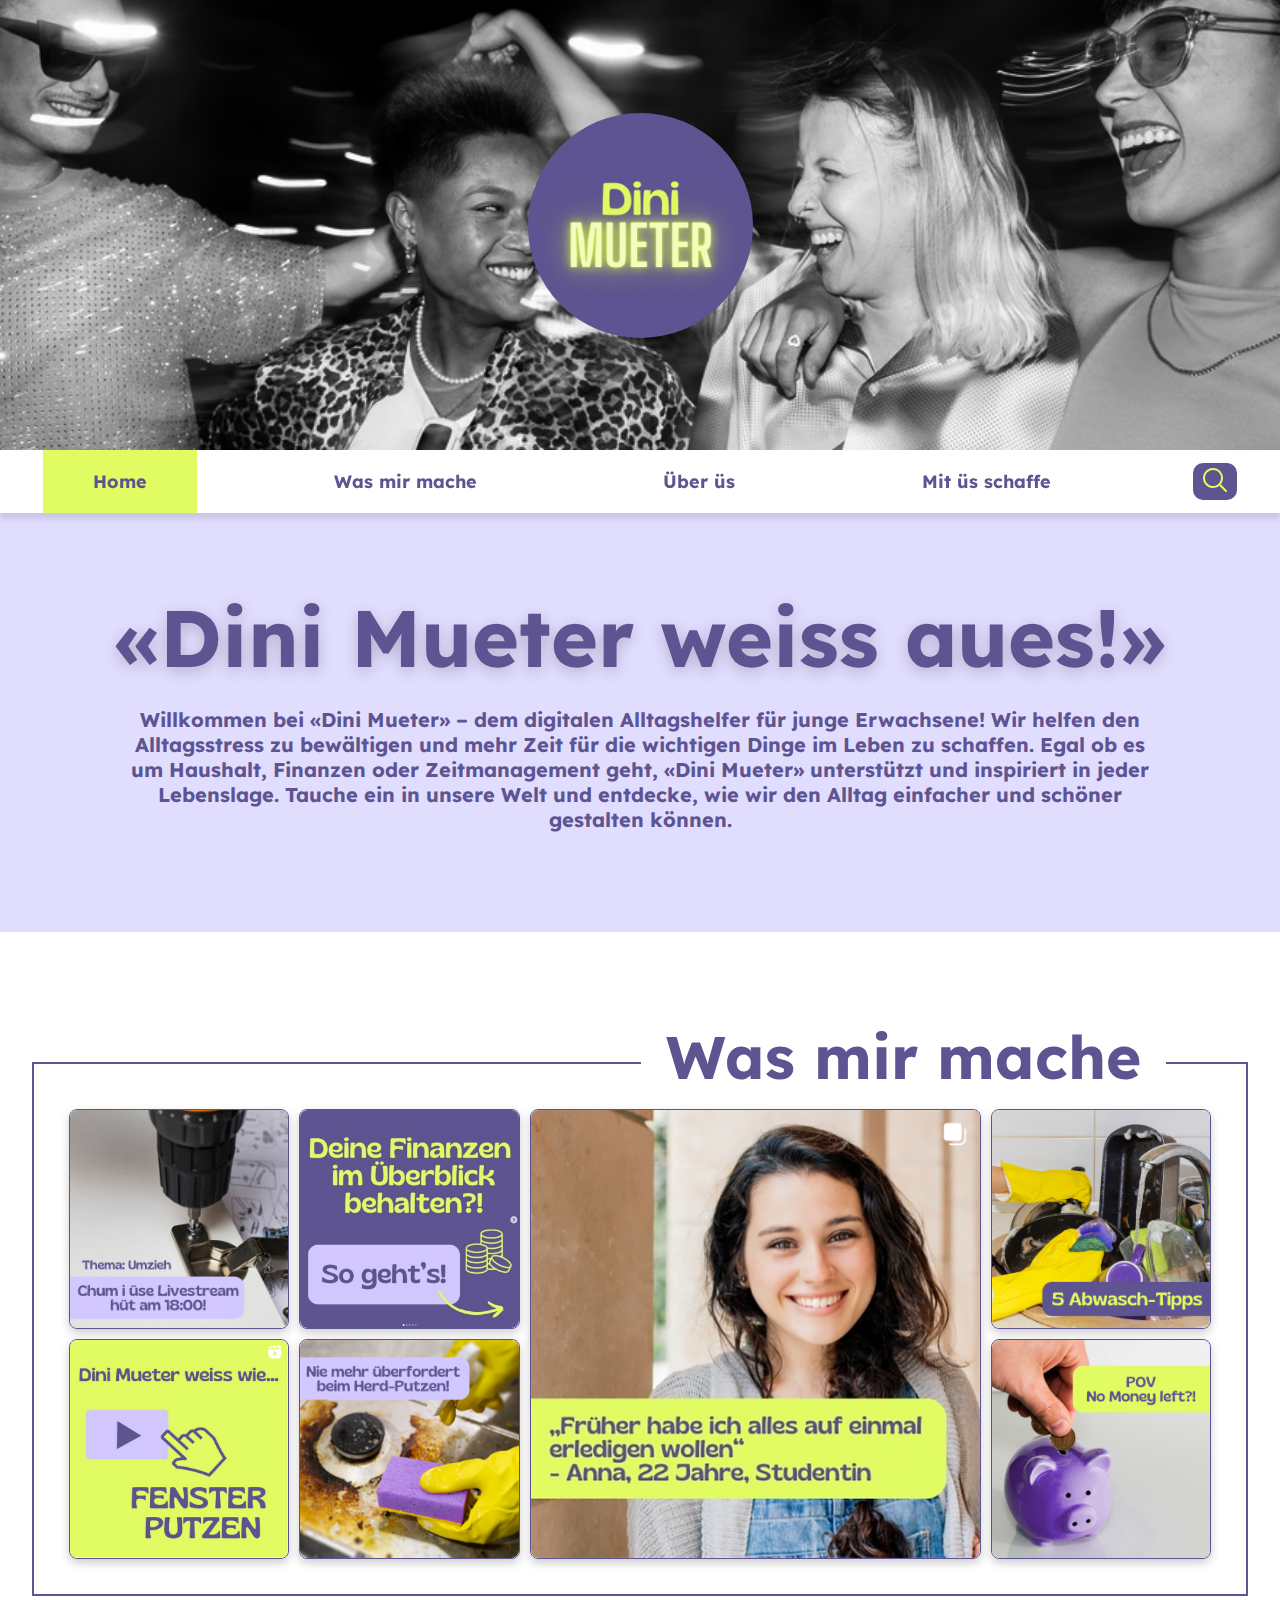
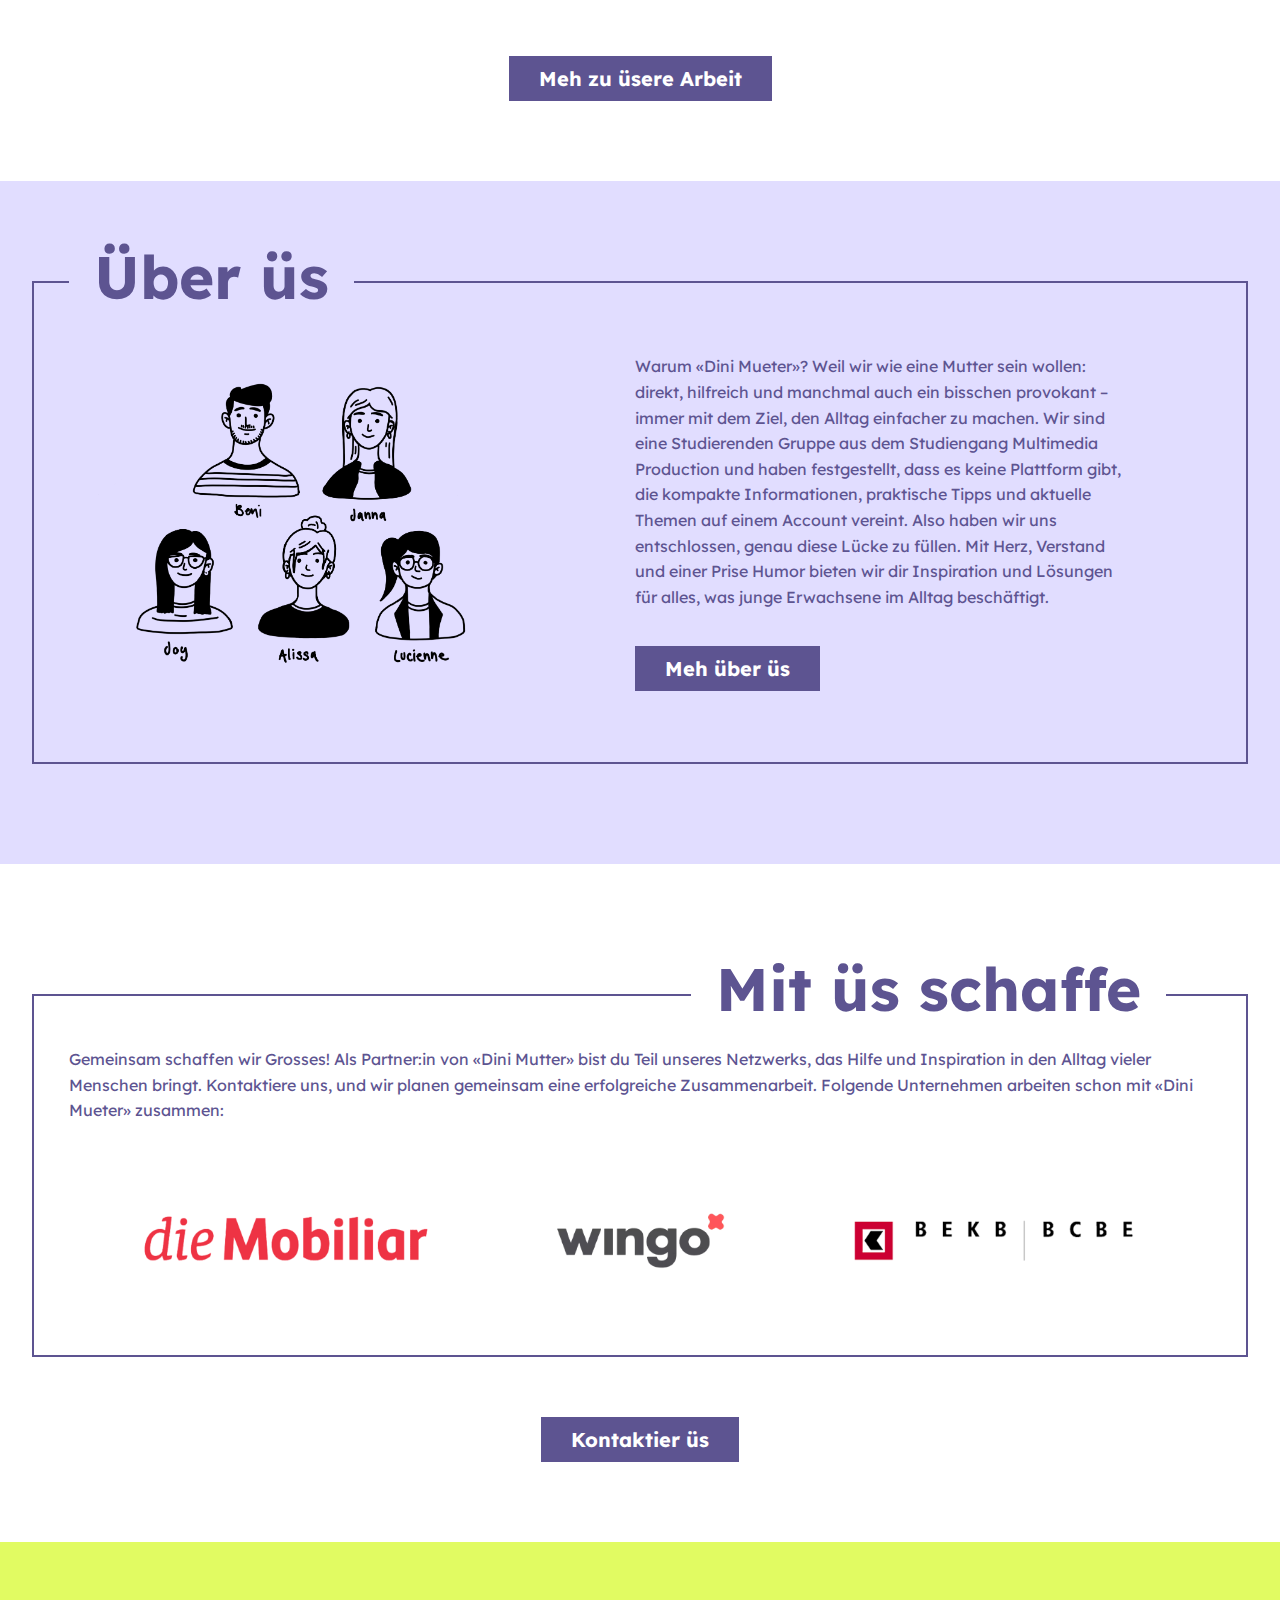
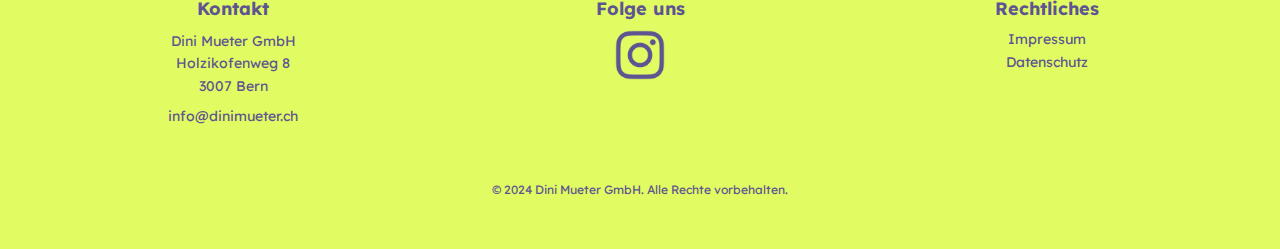
<file: index.html>
<!DOCTYPE html>
<html lang="de">

<head>
    <meta charset="UTF-8">
    <link rel="stylesheet" type="text/css" href="css/style.css">
    <meta name="viewport" content="width=device-width, initial-scale=1.0">
    <title>Dini Mueter</title>

    <link rel="preconnect" href="https://fonts.googleapis.com">
    <link rel="preconnect" href="https://fonts.gstatic.com" crossorigin>
    <link href="https://fonts.googleapis.com/css2?family=Lexend:wght@100..900&display=swap" rel="stylesheet">
</head>

<body>
    <header>
        <div class="headerblock">
            <div class="headerbox">
                <a href="index.html"><img src="img/logo.jpg" class="logo"></a>
            </div>
        </div>
    </header>
    <nav class="navigation">

        <!-- Hamburger-Icon mit Checkbox -->
        <input type="checkbox" id="menu-toggle" class="menu-toggle">
        <label for="menu-toggle" class="hamburger">
            <span></span>
            <span></span>
            <span></span>
        </label>

        <ul class="navlinks">
            <li><a class="active" href="index.html">Home</a></li>
            <li><a href="wasmirmache.html">Was mir mache</a></li>
            <li><a href="ueberuns.html">Über üs</a></li>
            <li><a href="mitunsschaffe.html">Mit üs schaffe</a></li>
            <li class="suchpunkt">
                <button type="submit" class="submitbutton">
                    <img src="img/searchicon.svg" class="search">
                </button>
            </li>
        </ul>
    </nav>
    <main>

        <section class="titel-section">
            <h1 class="seitentitel">«Dini Mueter weiss aues!»</h1>
            <p class="leadtext">
                Willkommen bei «Dini Mueter» – dem digitalen Alltagshelfer für junge Erwachsene! Wir helfen den
                Alltagsstress zu bewältigen und mehr Zeit für die wichtigen Dinge im Leben zu schaffen. Egal ob es um
                Haushalt, Finanzen oder Zeitmanagement geht, «Dini Mueter» unterstützt und inspiriert in jeder
                Lebenslage. Tauche ein in unsere Welt und entdecke, wie wir den Alltag einfacher und schöner
                gestalten können.
            </p>
        </section>
        <section class="wasmirmache">
            <div class="border-with-gap">
                <h1 class="abschnitttitel weiss">Was mir mache</h1>
                <div class="grid-container">
                    <div class="post small">
                        <a href="https://www.instagram.com/dini.mueter.ch/" target="_blank">
                            <img src="img/post8.png" class="postimg"></a>
                    </div>
                    <div class="post small">
                        <a href="https://www.instagram.com/dini.mueter.ch/" target="_blank"><img src="img/post1.png"
                                class="postimg"></a>
                    </div>
                    <div class="post small">
                        <a href="https://www.instagram.com/dini.mueter.ch/" target="_blank"><img src="img/post5.png"
                                class="postimg"></a>
                    </div>
                    <div class="post small">
                        <a href="https://www.instagram.com/dini.mueter.ch/" target="_blank"><img src="img/post3.png"
                                class="postimg"></a>
                    </div>
                    <div class="post small">
                        <a href="https://www.instagram.com/dini.mueter.ch/" target="_blank"><img src="img/post6.png"
                                class="postimg"></a>
                    </div>
                    <div class="post large">
                        <a href="https://www.instagram.com/dini.mueter.ch/" target="_blank"><img src="img/post2.png"
                                class="postimg"></a>
                    </div>
                    <div class="post small">
                        <a href="https://www.instagram.com/dini.mueter.ch/" target="_blank"><img src="img/post7.png"
                                class="postimg"></a>
                    </div>
                    <div class="post small hidden">
                        <a href="wasmirmache.html"><img src="img/mehrbutton.png" class="postimg"></a>
                    </div>
                </div>
            </div>
            <a href="wasmirmache.html" class="buttonlink"><button class="mehrbutton hidden">Meh zu üsere
                    Arbeit</button></a>
        </section>

        <section class="lila-section">
            <div class="border-with-gap">
                <h1 class="abschnitttitel lila">Über üs</h1>
                <div class="ueberunscontent">
                    <img src="img/ueberuns.png" class="ueberunsimg">

                    <article class="ueberunstext">
                        <p> Warum «Dini Mueter»? Weil wir wie eine Mutter sein wollen: direkt, hilfreich und manchmal
                            auch ein bisschen provokant – immer mit dem Ziel, den Alltag einfacher zu machen. Wir sind
                            eine Studierenden Gruppe aus dem Studiengang Multimedia Production und haben festgestellt,
                            dass es keine
                            Plattform gibt, die kompakte Informationen, praktische Tipps und aktuelle Themen auf einem
                            Account vereint. Also haben wir uns entschlossen, genau diese Lücke zu füllen. Mit Herz,
                            Verstand und einer Prise Humor bieten wir dir Inspiration und Lösungen für alles, was junge
                            Erwachsene im Alltag beschäftigt. <br> <br>
                            <a href="ueberuns.html" class="buttonlink"><button class="mehrbutton">Meh über
                                    üs</button></a>
                    </article>

                </div>
            </div>
        </section>

        <section class="schaffe">
            <div class="border-with-gap">
                <h1 class="abschnitttitel weiss">Mit üs schaffe</h1>
                <div class="schaffecontent">

                    <article>
                        <p class="ueberuns-text">Gemeinsam schaffen wir Grosses! Als Partner:in von «Dini Mutter» bist
                            du Teil unseres Netzwerks, das Hilfe und Inspiration in den Alltag vieler Menschen bringt.
                            Kontaktiere uns, und wir planen gemeinsam eine erfolgreiche Zusammenarbeit. Folgende
                            Unternehmen arbeiten schon mit «Dini Mueter» zusammen:
                            <br><br>
                    </article>

                    <div class="partners">
                        <a class="partnerlink"
                            href="https://www.mobiliar.ch/?gad_source=1&gclid=CjwKCAiA6t-6BhA3EiwAltRFGEU9aQz1fDAUn5XUGSeZMEU2aNAfryBgtsGxbgpVgj5_x7fHUIboLxoCqh8QAvD_BwE&gclsrc=aw.ds"
                            target="_blank"><img class="partnerlogo" src="img/logo-mobi.png"></a>
                        <a class="partnerlink"
                            href="https://www.wingo.ch/de?srsltid=AfmBOooVkIyOK_3WV-iqWmEMUmPXvCx_W4V4lrgT3vzX1pZCBN1v5Lj7"
                            target="_blank"><img class="partnerlogo" src="img/logo-wingo.png"></a>
                        <a class="partnerlink"
                            href="https://www.bekb.ch/de?tid=100800&campid=10056&siteid=1009&gad_source=1&gclid=CjwKCAiA6t-6BhA3EiwAltRFGAabzzmQsXB7gDjjla2fGgCed3Xwv-Srd5mYh0nelr-Fsyp69WQXShoCsU4QAvD_BwE"
                            target="_blank"><img class="partnerlogo" src="img/logo-bekb.png"></a>
                    </div>
                </div>
            </div>
            <a href="mitunsschaffe.html#kontaktform" class="buttonlink"><button class="mehrbutton">Kontaktier
                    üs</button></a>
        </section>
    </main>
    <footer>
        <div class="footer-container">
            <!-- Kontakt Block -->
            <div class="footer-block">
                <h2 class="footer-title">Kontakt</h2>
                <p class="footer-text">Dini Mueter GmbH <br> Holzikofenweg 8 <br> 3007 Bern</p>
                <a href="mailto:info@dinimueter.ch" class="footer-link">info@dinimueter.ch</a>
            </div>

            <!-- Social Media Block -->
            <div class="footer-block">
                <h2 class="footer-title">Folge uns</h2>
                <div class="social-icons">
                    <a href="https://www.instagram.com/dini.mueter.ch/" target="_blank"><img src="img/insta.png"
                            alt="Instagram" class="social-icon"></a>
                </div>
            </div>

            <!-- Impressum & Datenschutz -->
            <div class="footer-block">
                <h2 class="footer-title">Rechtliches</h2>
                <a href="#" class="footer-link">Impressum</a>
                <a href="#" class="footer-link">Datenschutz</a>
            </div>
        </div>

        <div class="footer-bottom">
            <p>&copy; 2024 Dini Mueter GmbH. Alle Rechte vorbehalten.</p>
        </div>
    </footer>

</body>

</html>
</file>
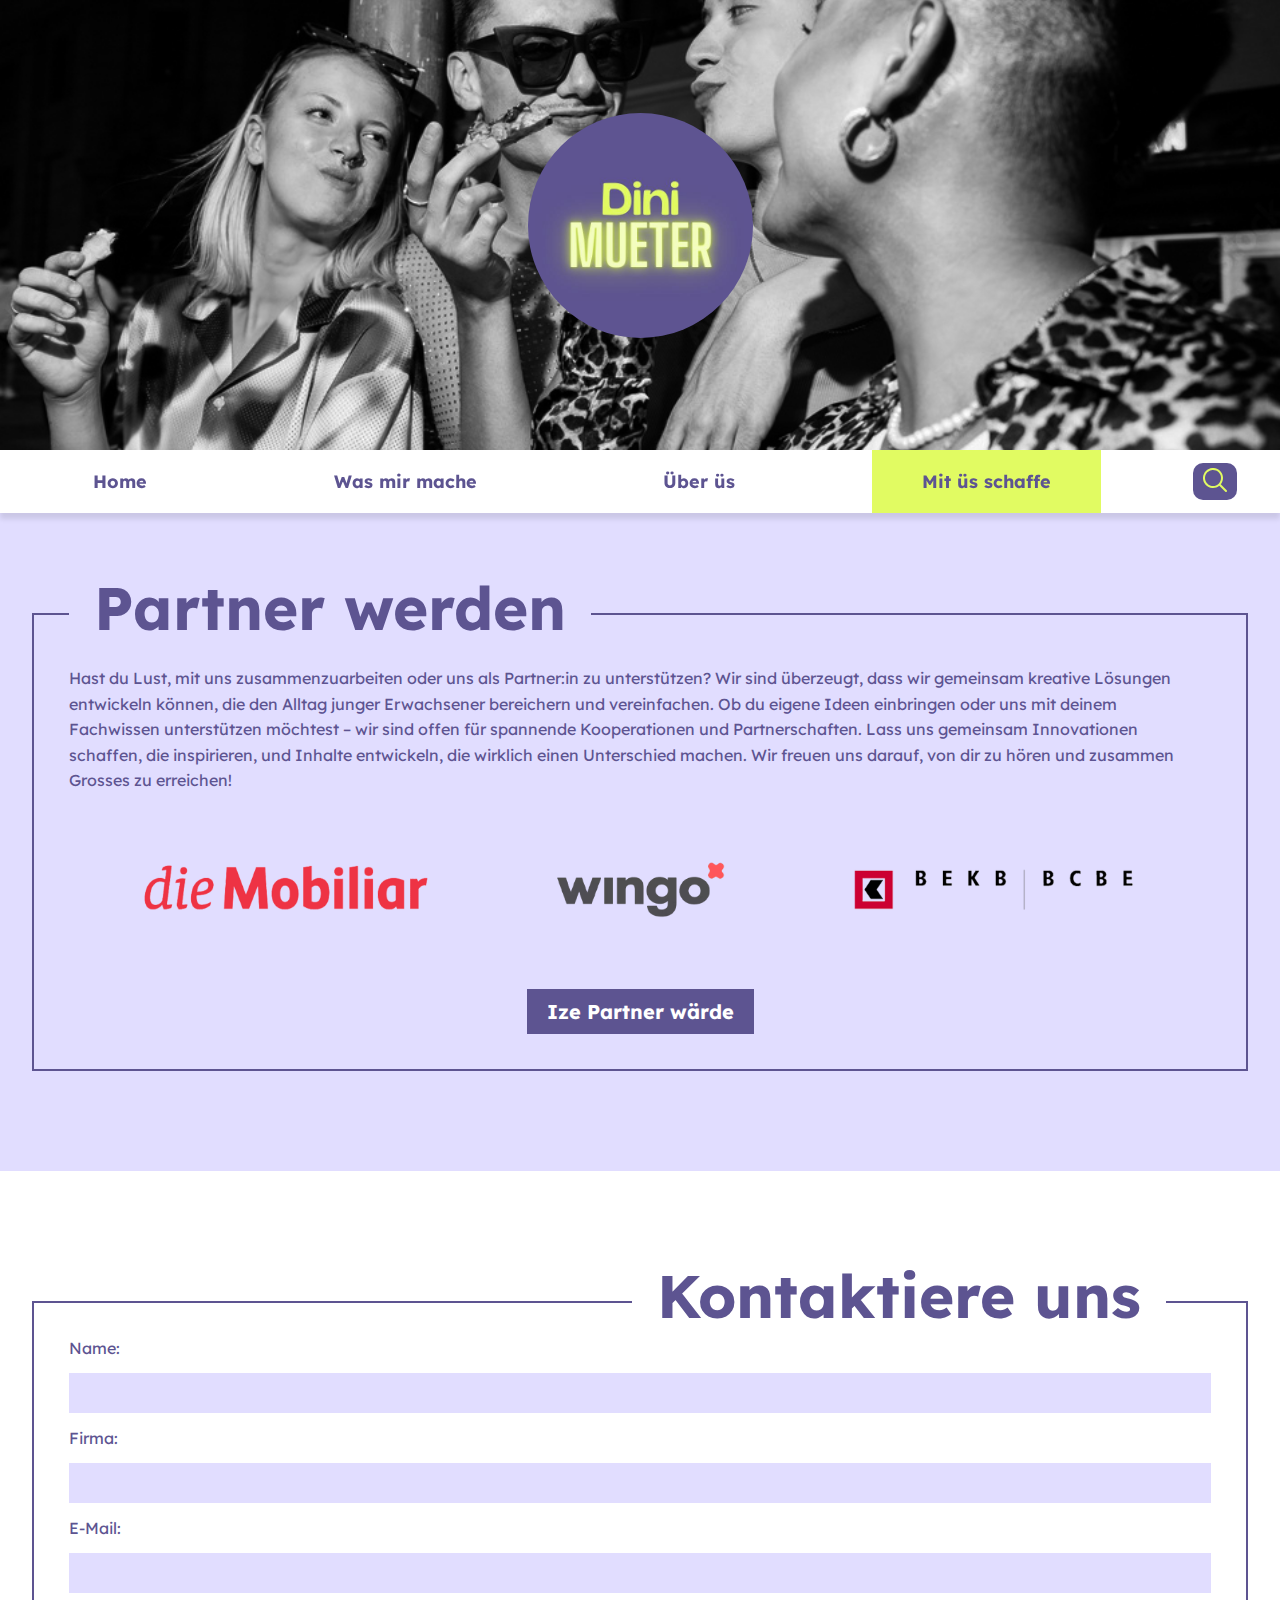
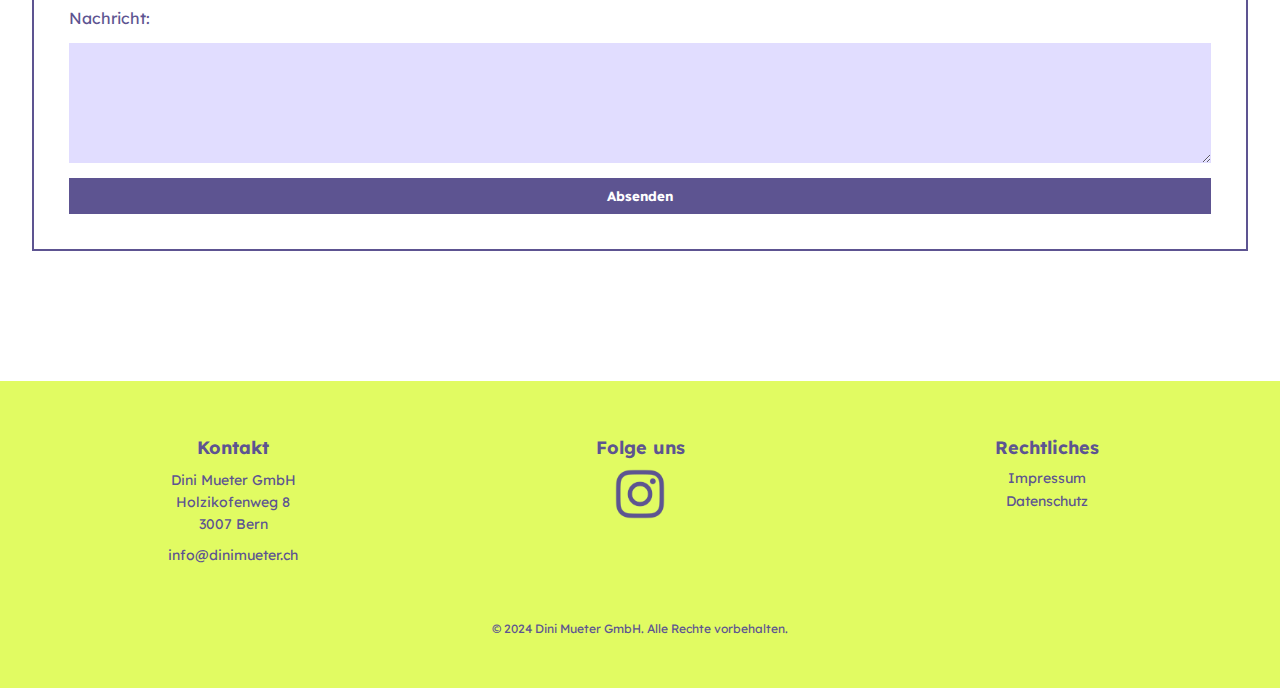
<file: mitunsschaffe.html>
<!DOCTYPE html>
<html lang="de">

<head>
    <meta charset="UTF-8">
    <link rel="stylesheet" type="text/css" href="css/style.css">
    <meta name="viewport" content="width=device-width, initial-scale=1.0">
    <title>Mit üs schaffe - Dini Mueter</title>

    <link rel="preconnect" href="https://fonts.googleapis.com">
    <link rel="preconnect" href="https://fonts.gstatic.com" crossorigin>
    <link href="https://fonts.googleapis.com/css2?family=Lexend:wght@100..900&display=swap" rel="stylesheet">
</head>

<body>
    <!-- Header -->
    <header>
        <div class="headerblock b">
            <div class="headerbox">
                <a href="index.html"><img src="img/logo.jpg" class="logo"></a>
            </div>
        </div>
    </header>

    <!-- Navigation -->
    <nav class="navigation">

        <!-- Hamburger-Icon mit Checkbox -->
        <input type="checkbox" id="menu-toggle" class="menu-toggle">
        <label for="menu-toggle" class="hamburger">
            <span></span>
            <span></span>
            <span></span>
        </label>

        <ul class="navlinks">
            <li><a href="index.html">Home</a></li>
            <li><a href="wasmirmache.html">Was mir mache</a></li>
            <li><a href="ueberuns.html">Über üs</a></li>
            <li><a class="active" href="mitunsschaffe.html">Mit üs schaffe</a></li>
            <li class="suchpunkt">
                <button type="submit" class="submitbutton">
                    <img src="img/searchicon.svg" class="search">
                </button>
            </li>
        </ul>
    </nav>

    <!-- Main Content -->
    <main>
        <section class="lila-section">
            <div class="border-with-gap">
                <h1 class="abschnitttitel lila">Partner werden</h1>
                <p class="partner-text">
                    Hast du Lust, mit uns zusammenzuarbeiten oder uns als Partner:in zu unterstützen? Wir sind
                    überzeugt, dass wir gemeinsam kreative Lösungen entwickeln können, die den Alltag junger Erwachsener
                    bereichern und vereinfachen. Ob du eigene Ideen einbringen oder uns mit deinem Fachwissen
                    unterstützen möchtest – wir sind offen für spannende Kooperationen und Partnerschaften. Lass uns
                    gemeinsam Innovationen schaffen, die inspirieren, und Inhalte entwickeln, die wirklich einen
                    Unterschied machen. Wir freuen uns darauf, von dir zu hören und zusammen Grosses zu erreichen!
                </p>

                <div class="partners">
                    <a class="partnerlink"
                        href="https://www.mobiliar.ch/?gad_source=1&gclid=CjwKCAiA6t-6BhA3EiwAltRFGEU9aQz1fDAUn5XUGSeZMEU2aNAfryBgtsGxbgpVgj5_x7fHUIboLxoCqh8QAvD_BwE&gclsrc=aw.ds"
                        target="_blank"><img class="partnerlogo" src="img/logo-mobi.png"></a>
                    <a class="partnerlink"
                        href="https://www.wingo.ch/de?srsltid=AfmBOooVkIyOK_3WV-iqWmEMUmPXvCx_W4V4lrgT3vzX1pZCBN1v5Lj7"
                        target="_blank"><img class="partnerlogo" src="img/logo-wingo.png"></a>
                    <a class="partnerlink"
                        href="https://www.bekb.ch/de?tid=100800&campid=10056&siteid=1009&gad_source=1&gclid=CjwKCAiA6t-6BhA3EiwAltRFGAabzzmQsXB7gDjjla2fGgCed3Xwv-Srd5mYh0nelr-Fsyp69WQXShoCsU4QAvD_BwE"
                        target="_blank"><img class="partnerlogo" src="img/logo-bekb.png"></a>
                </div>
                <div class="partner-button-container">
                    <a href="mitunsschaffe.html#kontaktform"><button class="partner-button" type="button">Ize Partner
                            wärde</button></a>
                </div>
            </div>
        </section>

        <section class="contact-section" id="kontaktform">
            <div class="border-with-gap">
                <h1 class="abschnitttitel weiss">Kontaktiere uns</h1>
                <form class="contact-form">
                    <label for="name">Name:</label>
                    <input type="text" id="name" required>

                    <label for="firma">Firma:</label>
                    <input type="text" id="firma">

                    <label for="email">E-Mail:</label>
                    <input type="email" id="email" required>

                    <label for="message">Nachricht:</label>
                    <textarea id="message" rows="5" required></textarea>

                    <button type="submit" class="submit-button">Absenden</button>
                </form>
            </div>
        </section>
    </main>
    <footer>
        <div class="footer-container">
            <!-- Kontakt Block -->
            <div class="footer-block">
                <h2 class="footer-title">Kontakt</h2>
                <p class="footer-text">Dini Mueter GmbH <br> Holzikofenweg 8 <br> 3007 Bern</p>
                <a href="mailto:info@dinimueter.ch" class="footer-link">info@dinimueter.ch</a>
            </div>

            <!-- Social Media Block -->
            <div class="footer-block">
                <h2 class="footer-title">Folge uns</h2>
                <div class="social-icons">
                    <a href="https://www.instagram.com/dini.mueter.ch/" target="_blank"><img src="img/insta.png"
                            alt="Instagram" class="social-icon"></a>
                </div>
            </div>

            <!-- Impressum & Datenschutz -->
            <div class="footer-block">
                <h2 class="footer-title">Rechtliches</h2>
                <a href="#" class="footer-link">Impressum</a>
                <a href="#" class="footer-link">Datenschutz</a>
            </div>
        </div>

        <div class="footer-bottom">
            <p>&copy; 2024 Dini Mueter GmbH. Alle Rechte vorbehalten.</p>
        </div>
    </footer>
</body>

</html>
</file>
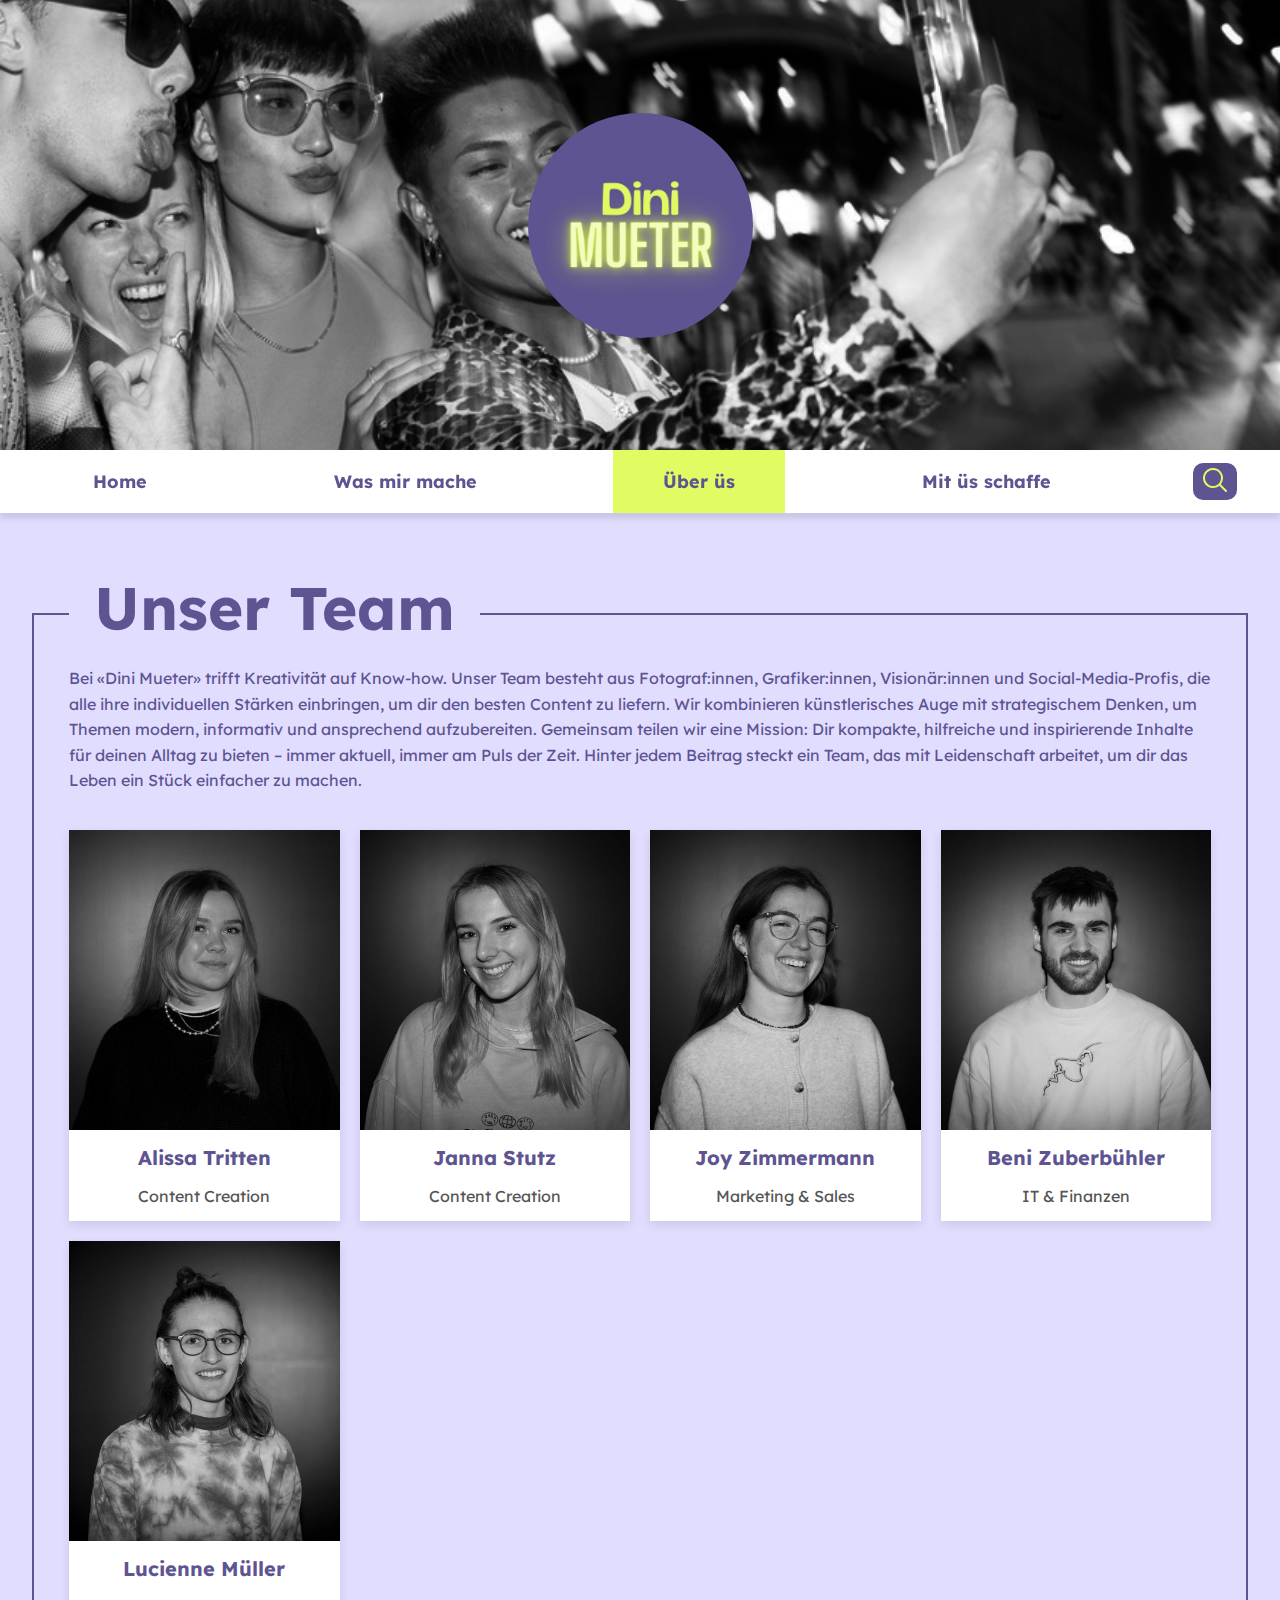
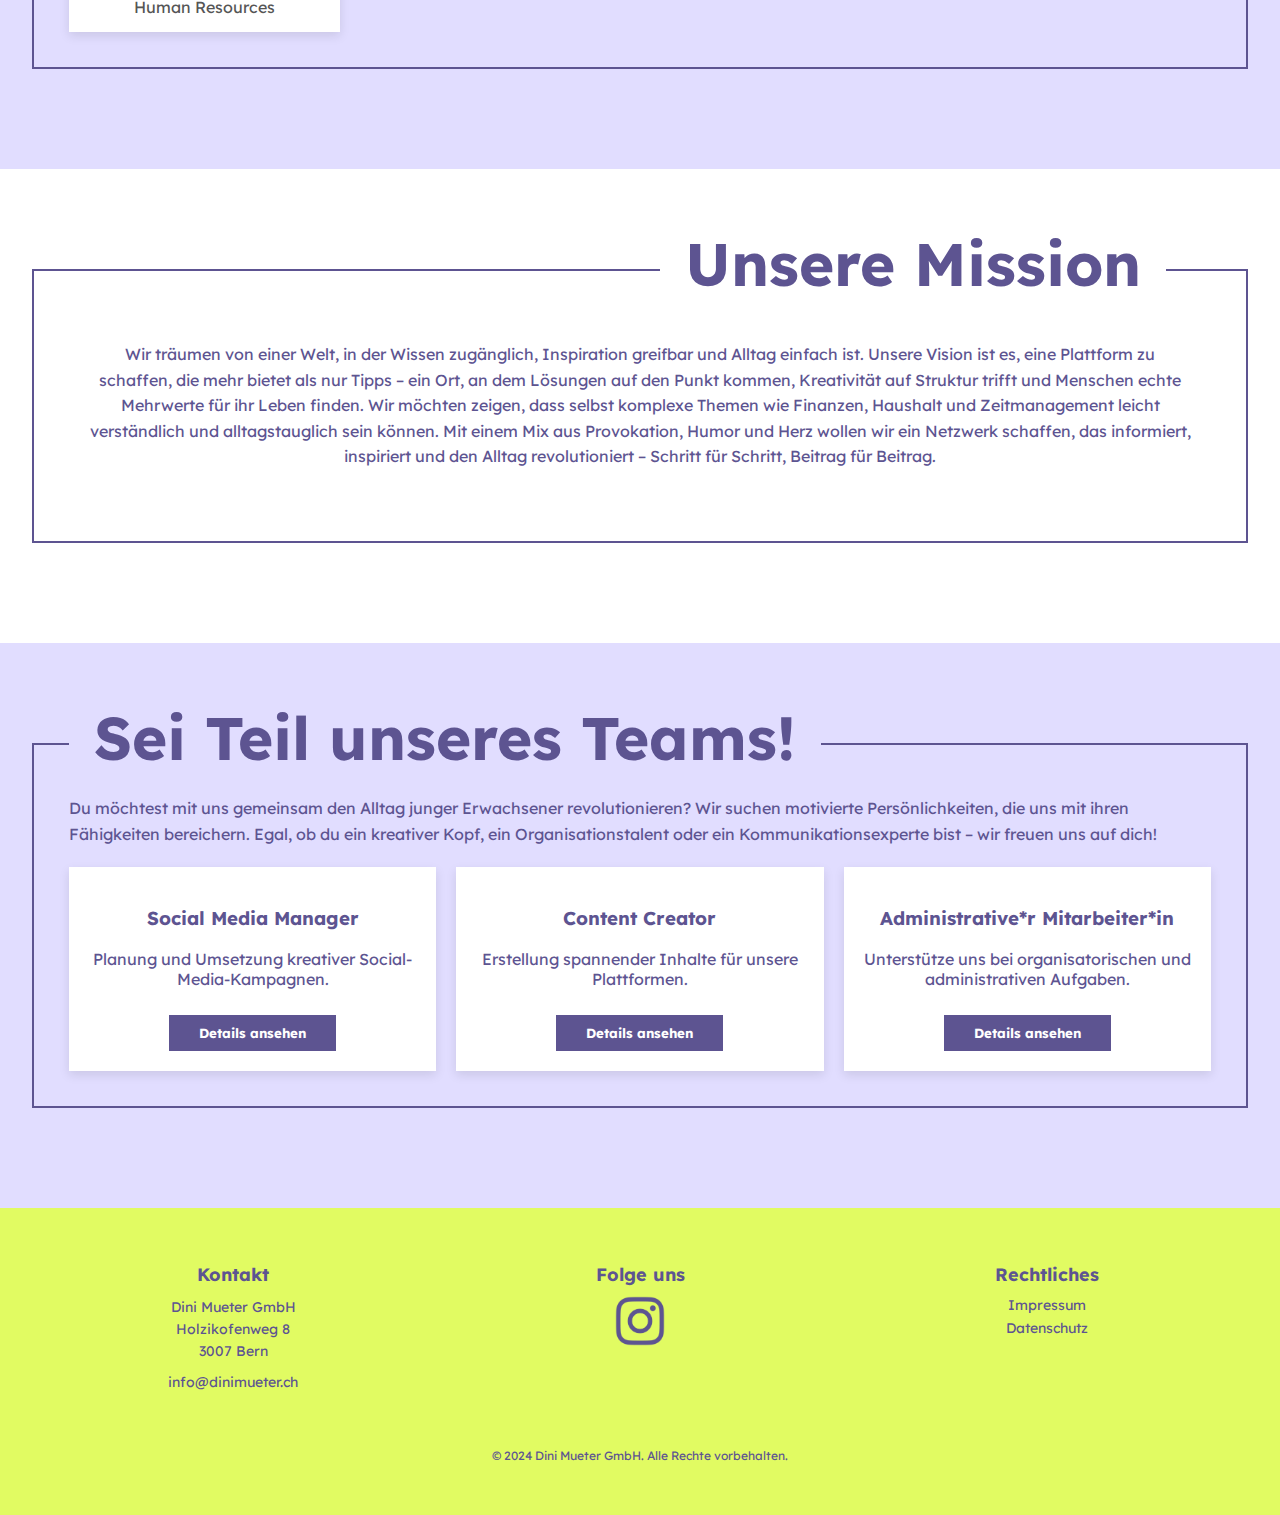
<file: ueberuns.html>
<!DOCTYPE html>
<html lang="de">

<head>
    <meta charset="UTF-8">
    <link rel="stylesheet" type="text/css" href="css/style.css">
    <meta name="viewport" content="width=device-width, initial-scale=1.0">
    <title>Über uns - Dini Mueter</title>

    <link rel="preconnect" href="https://fonts.googleapis.com">
    <link rel="preconnect" href="https://fonts.gstatic.com" crossorigin>
    <link href="https://fonts.googleapis.com/css2?family=Lexend:wght@100..900&display=swap" rel="stylesheet">
</head>

<body>
    <!-- Header -->
    <header>
        <div class="headerblock c">
            <div class="headerbox">
                <a href="index.html"><img src="img/logo.jpg" class="logo"></a>
            </div>
        </div>
    </header>

    <!-- Navigation -->
    <nav class="navigation">

        <!-- Hamburger-Icon mit Checkbox -->
        <input type="checkbox" id="menu-toggle" class="menu-toggle">
        <label for="menu-toggle" class="hamburger">
            <span></span>
            <span></span>
            <span></span>
        </label>

        <ul class="navlinks">
            <li><a href="index.html">Home</a></li>
            <li><a href="wasmirmache.html">Was mir mache</a></li>
            <li><a class="active" href="ueberuns.html">Über üs</a></li>
            <li><a href="mitunsschaffe.html">Mit üs schaffe</a></li>
            <li class="suchpunkt">
                <button type="submit" class="submitbutton">
                    <img src="img/searchicon.svg" class="search">
                </button>
            </li>
        </ul>
    </nav>

    <!-- Main Content -->
    <main>
        <section class="lila-section">
            <div class="border-with-gap">
                <h1 class="abschnitttitel lila">Unser Team</h1>
                <div class="ueberuns-content">
                    <article>
                        <p class="ueberuns-text">
                            Bei «Dini Mueter» trifft Kreativität auf Know-how. Unser Team besteht aus Fotograf:innen,
                            Grafiker:innen, Visionär:innen und Social-Media-Profis, die alle ihre individuellen Stärken
                            einbringen, um dir den besten Content zu liefern. Wir kombinieren künstlerisches Auge mit
                            strategischem Denken, um Themen modern, informativ und ansprechend aufzubereiten. Gemeinsam
                            teilen wir eine Mission: Dir kompakte, hilfreiche und inspirierende Inhalte für deinen
                            Alltag zu bieten – immer aktuell, immer am Puls der Zeit. Hinter jedem Beitrag steckt ein
                            Team, das mit Leidenschaft arbeitet, um dir das Leben ein Stück einfacher zu machen.
                        </p>
                    </article>
                    <div class="teamgrid">
                        <div class="teammitglied">
                            <div class="teamfoto foto1"></div>
                            <h2 class="teamname">Alissa Tritten</h2>
                            <p class="teamrolle">Content Creation</p>
                        </div>
                        <div class="teammitglied">
                            <div class="teamfoto foto2"></div>
                            <h2 class="teamname">Janna Stutz</h2>
                            <p class="teamrolle">Content Creation</p>
                        </div>
                        <div class="teammitglied">
                            <div class="teamfoto foto3"></div>
                            <h2 class="teamname">Joy Zimmermann</h2>
                            <p class="teamrolle">Marketing & Sales</p>
                        </div>
                        <div class="teammitglied">
                            <div class="teamfoto foto5"></div>
                            <h2 class="teamname">Beni Zuberbühler</h2>
                            <p class="teamrolle">IT & Finanzen</p>
                        </div>
                        <div class="teammitglied">
                            <div class="teamfoto foto4"></div>
                            <h2 class="teamname">Lucienne Müller</h2>
                            <p class="teamrolle">Human Resources</p>
                        </div>
                    </div>
                </div>
            </div>
        </section>

        <section class="mission-section">
            <div class="border-with-gap">
                <h1 class="abschnitttitel weiss">Unsere Mission</h1>
                <p class="mission-text">
                    Wir träumen von einer Welt, in der Wissen zugänglich, Inspiration greifbar und Alltag einfach ist.
                    Unsere Vision ist es, eine Plattform zu schaffen, die mehr bietet als nur Tipps – ein Ort, an dem
                    Lösungen auf den Punkt kommen, Kreativität auf Struktur trifft und Menschen echte Mehrwerte für ihr
                    Leben finden. Wir möchten zeigen, dass selbst komplexe Themen wie Finanzen, Haushalt und
                    Zeitmanagement leicht verständlich und alltagstauglich sein können. Mit einem Mix aus Provokation,
                    Humor und Herz wollen wir ein Netzwerk schaffen, das informiert, inspiriert und den Alltag
                    revolutioniert – Schritt für Schritt, Beitrag für Beitrag.
                </p>
            </div>
        </section>

        <section class="lila-section">
            <div class="border-with-gap">
                <h1 class="abschnitttitel lila">Sei Teil unseres Teams!</h1>
                <p class="intro-text">
                    Du möchtest mit uns gemeinsam den Alltag junger Erwachsener revolutionieren? Wir suchen motivierte
                    Persönlichkeiten, die uns mit ihren Fähigkeiten bereichern. Egal, ob du ein kreativer Kopf, ein
                    Organisationstalent oder ein Kommunikationsexperte bist – wir freuen uns auf dich!
                </p>
                <div class="job-listing">
                    <div class="job-card">
                        <h3>Social Media Manager</h3>
                        <p>Planung und Umsetzung kreativer Social-Media-Kampagnen.</p>
                        <button class="job-button">Details ansehen</button>
                    </div>
                    <div class="job-card">
                        <h3>Content Creator</h3>
                        <p>Erstellung spannender Inhalte für unsere Plattformen.</p>
                        <button class="job-button">Details ansehen</button>
                    </div>
                    <div class="job-card">
                        <h3>Administrative*r Mitarbeiter*in</h3>
                        <p>Unterstütze uns bei organisatorischen und administrativen Aufgaben.</p>
                        <button class="job-button">Details ansehen</button>
                    </div>

                </div>
            </div>
        </section>
    </main>
    <footer>
        <div class="footer-container">
            <!-- Kontakt Block -->
            <div class="footer-block">
                <h2 class="footer-title">Kontakt</h2>
                <p class="footer-text">Dini Mueter GmbH <br> Holzikofenweg 8 <br> 3007 Bern</p>
                <a href="mailto:info@dinimueter.ch" class="footer-link">info@dinimueter.ch</a>
            </div>

            <!-- Social Media Block -->
            <div class="footer-block">
                <h2 class="footer-title">Folge uns</h2>
                <div class="social-icons">
                    <a href="https://www.instagram.com/dini.mueter.ch/" target="_blank"><img src="img/insta.png"
                            alt="Instagram" class="social-icon"></a>
                </div>
            </div>

            <!-- Impressum & Datenschutz -->
            <div class="footer-block">
                <h2 class="footer-title">Rechtliches</h2>
                <a href="#" class="footer-link">Impressum</a>
                <a href="#" class="footer-link">Datenschutz</a>
            </div>
        </div>

        <div class="footer-bottom">
            <p>&copy; 2024 Dini Mueter GmbH. Alle Rechte vorbehalten.</p>
        </div>
    </footer>
</body>

</html>
</file>
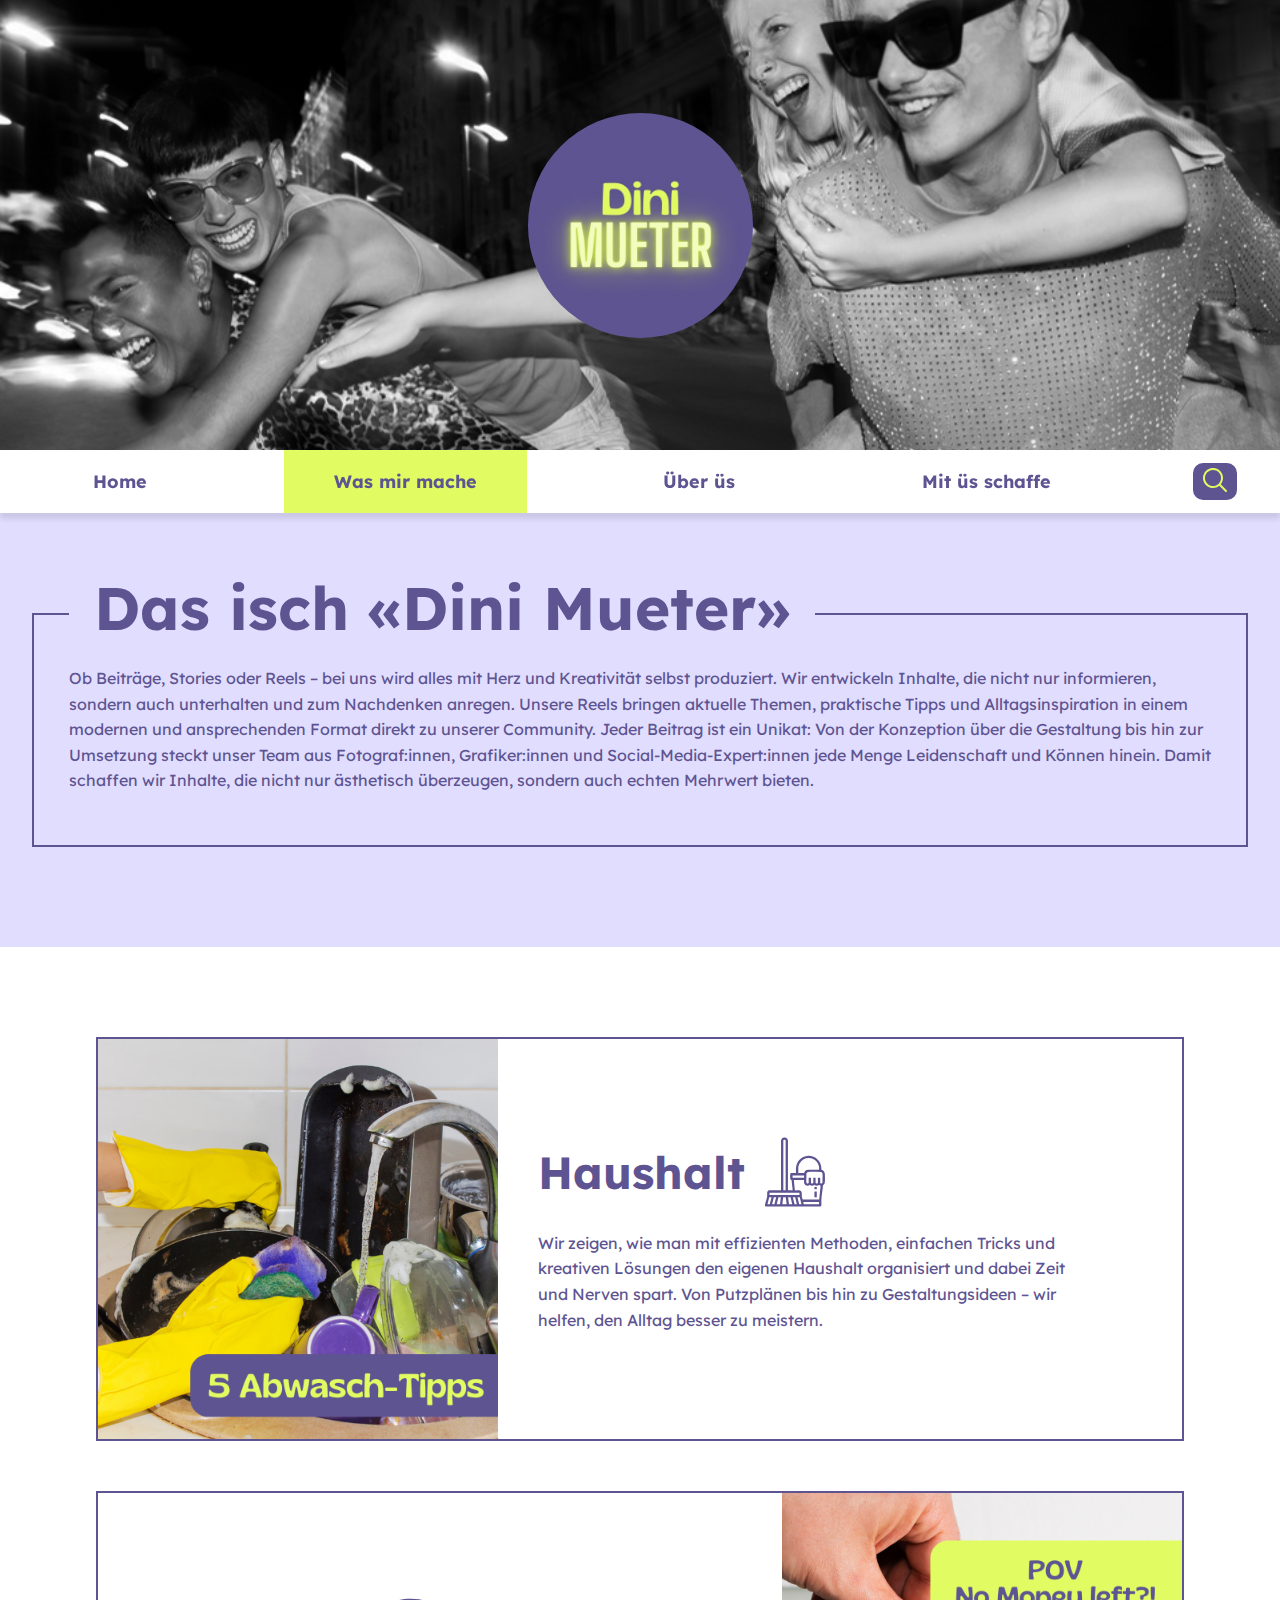
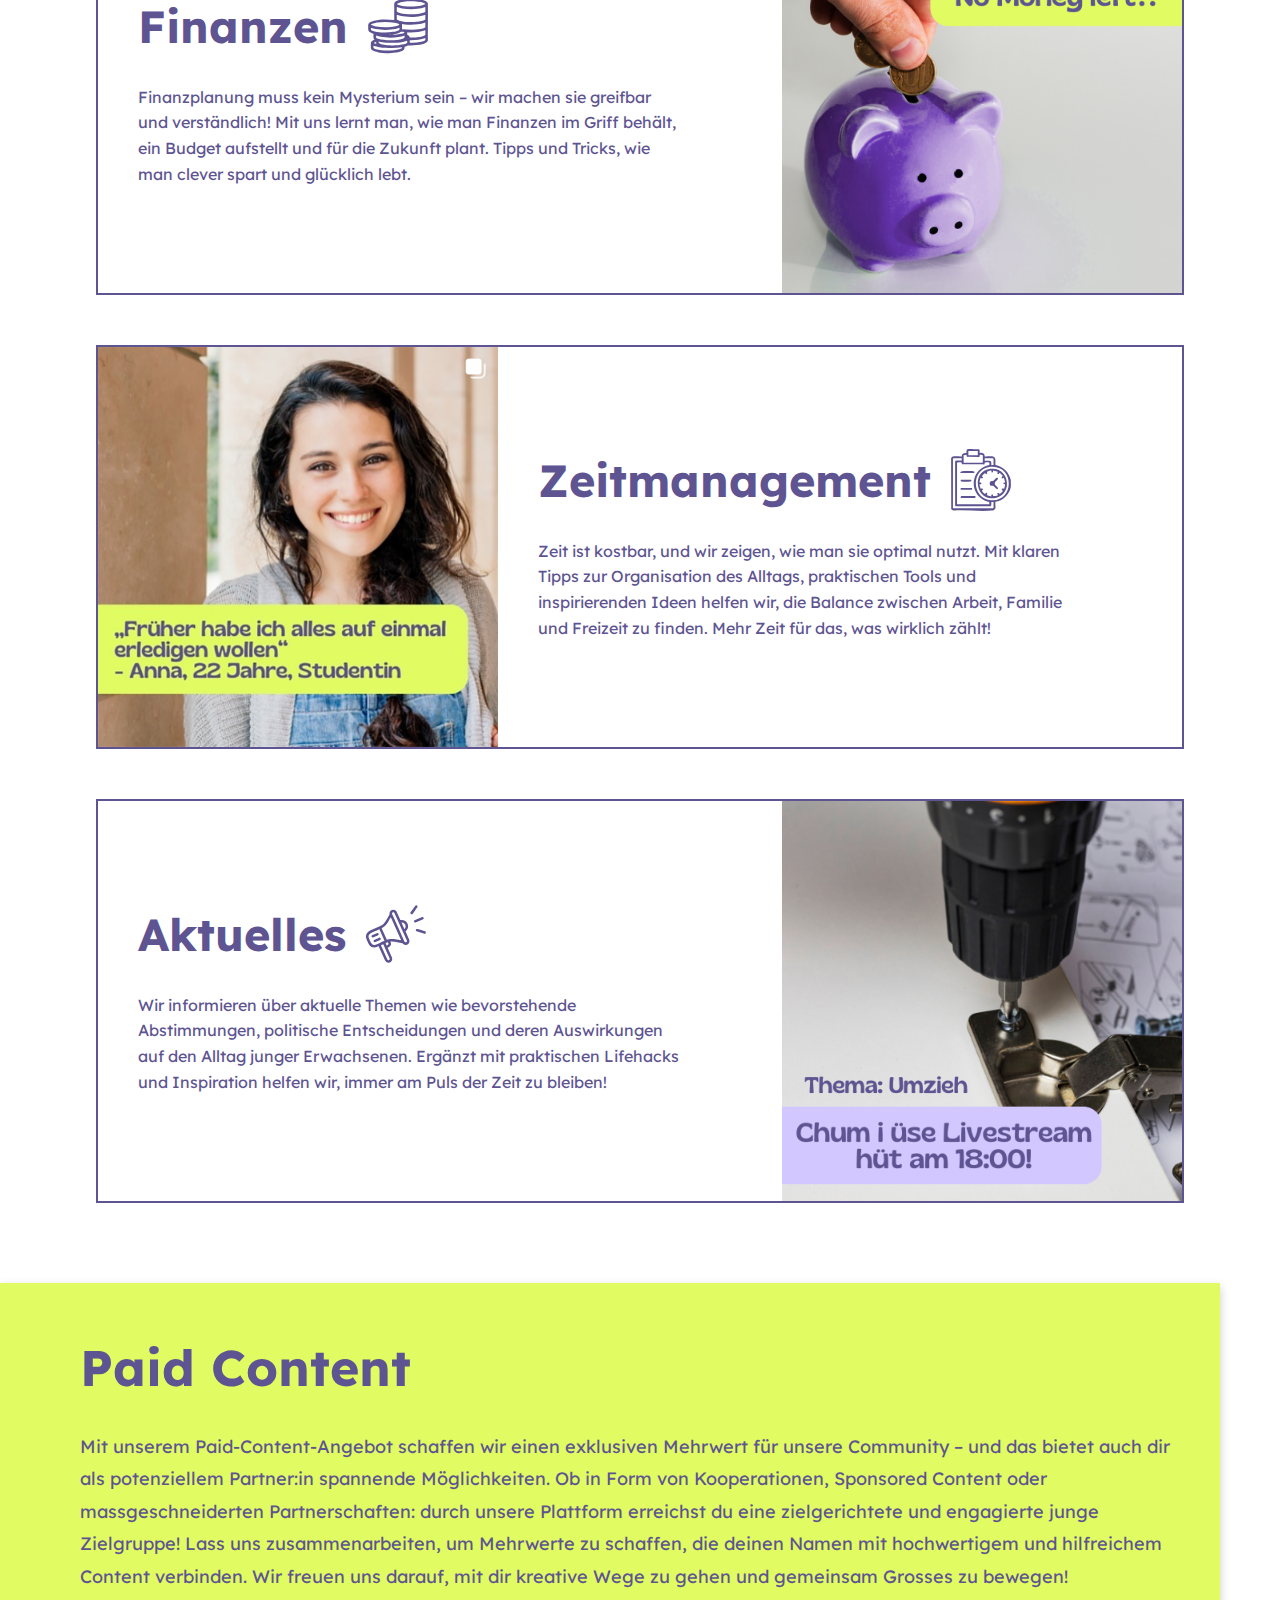
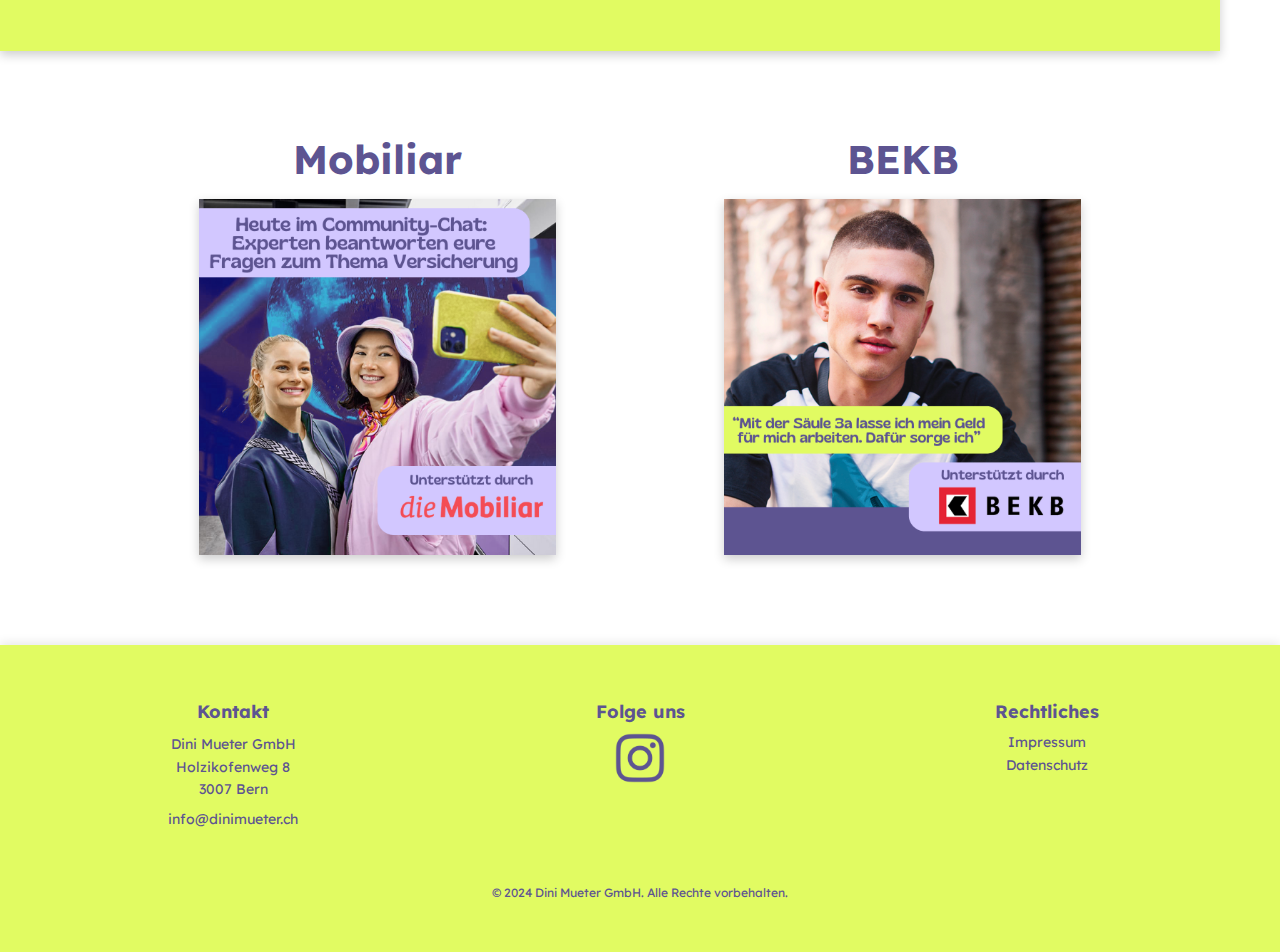
<file: wasmirmache.html>
<!DOCTYPE html>
<html lang="de">

<head>
    <meta charset="UTF-8">
    <link rel="stylesheet" type="text/css" href="css/style.css">
    <meta name="viewport" content="width=device-width, initial-scale=1.0">
    <title>Was mir mache - Dini Mueter</title>

    <link rel="preconnect" href="https://fonts.googleapis.com">
    <link rel="preconnect" href="https://fonts.gstatic.com" crossorigin>
    <link href="https://fonts.googleapis.com/css2?family=Lexend:wght@100..900&display=swap" rel="stylesheet">
</head>

<body>
    <!-- Header -->
    <header>
        <div class="headerblock a">
            <div class="headerbox">
                <a href="index.html"><img src="img/logo.jpg" class="logo"></a>
            </div>
        </div>
    </header>

    <!-- Navigation -->
    <nav class="navigation">

        <!-- Hamburger-Icon mit Checkbox -->
        <input type="checkbox" id="menu-toggle" class="menu-toggle">
        <label for="menu-toggle" class="hamburger">
            <span></span>
            <span></span>
            <span></span>
        </label>

        <ul class="navlinks">
            <li><a href="index.html">Home</a></li>
            <li><a class="active" href="wasmirmache.html">Was mir mache</a></li>
            <li><a href="ueberuns.html">Über üs</a></li>
            <li><a href="mitunsschaffe.html">Mit üs schaffe</a></li>
            <li class="suchpunkt">
                <button type="submit" class="submitbutton">
                    <img src="img/searchicon.svg" class="search">
                </button>
            </li>
        </ul>
    </nav>

    <!-- Main Content -->
    <main>

        <!-- Einleitender Textblock -->
        <section class="lila-section">
            <div class="border-with-gap">
                <h1 class="abschnitttitel lila">Das isch «Dini Mueter»</h1>
                <div class="ueberuns-content">
                    <article>
                        <p class="ueberuns-text">
                            Ob Beiträge, Stories oder Reels – bei uns wird alles mit Herz und Kreativität selbst
                            produziert. Wir entwickeln Inhalte, die nicht nur informieren, sondern auch unterhalten und
                            zum Nachdenken anregen. Unsere Reels bringen aktuelle Themen, praktische Tipps und
                            Alltagsinspiration in einem modernen und ansprechenden Format direkt zu unserer Community.
                            Jeder Beitrag ist ein Unikat: Von der Konzeption über die Gestaltung bis hin zur Umsetzung
                            steckt unser Team aus Fotograf:innen, Grafiker:innen und Social-Media-Expert:innen jede
                            Menge Leidenschaft und Können hinein. Damit schaffen wir Inhalte, die nicht nur ästhetisch
                            überzeugen, sondern auch echten Mehrwert bieten.
                        </p>
                    </article>
                </div>
            </div>
        </section>

        <section class="info-section">

            <div class="themenbox">
                <img src="img/post5.png" class="themenimg" alt="Haushalt">
                <div class="themeninhalt">
                    <div>
                        <h2 class="thementitel">Haushalt</h2>
                        <img src="img/icons/neu/haushalt.svg" class="themenicon" alt="Haushalt">
                    </div>
                    <p class="thementext">Wir zeigen, wie man mit effizienten Methoden, einfachen Tricks und kreativen
                        Lösungen den eigenen Haushalt organisiert und dabei Zeit und Nerven spart. Von Putzplänen bis
                        hin zu Gestaltungsideen – wir helfen, den Alltag besser zu meistern.</p>
                </div>
            </div>

            <div class="themenbox rechts">
                <div class="themeninhalt">
                    <div>
                        <h2 class="thementitel">Finanzen</h2>
                        <img src="img/icons/neu/finanzen.svg" class="themenicon" alt="Finanzen">
                    </div>
                    <p class="thementext">Finanzplanung muss kein Mysterium sein – wir machen sie greifbar und
                        verständlich! Mit uns lernt man, wie man Finanzen im Griff behält, ein Budget aufstellt und für
                        die Zukunft plant. Tipps und Tricks, wie man clever spart und glücklich lebt.</p>
                </div>
                <img src="img/post7.png" class="themenimg" alt="Finanzen">
            </div>

            <div class="themenbox">
                <img src="img/post2.png" class="themenimg" alt="Zeitmanagement">
                <div class="themeninhalt">
                    <div>
                        <h2 class="thementitel">Zeitmanagement</h2>
                        <img src="img/icons/neu/zeitmanagement.svg" class="themenicon" alt="Zeitmanagement">
                    </div>
                    <p class="thementext">Zeit ist kostbar, und wir zeigen, wie man sie optimal nutzt. Mit klaren Tipps
                        zur Organisation des Alltags, praktischen Tools und inspirierenden Ideen helfen wir, die Balance
                        zwischen Arbeit, Familie und Freizeit zu finden. Mehr Zeit für das, was wirklich zählt!</p>
                </div>
            </div>

            <div class="themenbox rechts">
                <div class="themeninhalt">
                    <div>
                        <h2 class="thementitel">Aktuelles</h2>
                        <img src="img/icons/neu/aktuelles.svg" class="themenicon" alt="Aktuelles">
                    </div>
                    <p class="thementext">Wir informieren über aktuelle Themen wie bevorstehende Abstimmungen,
                        politische Entscheidungen und deren Auswirkungen auf den Alltag junger Erwachsenen. Ergänzt mit
                        praktischen Lifehacks und Inspiration helfen wir, immer am Puls der Zeit zu bleiben!</p>
                </div>
                <img src="img/post8.png" class="themenimg" alt="Aktuelles">
            </div>

            <div class="info-box left">
                <h1 class="boxtitel">Paid Content</h1>
                <p>
                    Mit unserem Paid-Content-Angebot schaffen wir einen exklusiven Mehrwert für unsere Community – und
                    das bietet auch dir als potenziellem Partner:in spannende Möglichkeiten. Ob in Form von
                    Kooperationen, Sponsored Content oder massgeschneiderten Partnerschaften: durch unsere Plattform
                    erreichst du eine zielgerichtete und engagierte junge Zielgruppe! Lass uns zusammenarbeiten, um
                    Mehrwerte zu schaffen, die deinen Namen mit hochwertigem und hilfreichem Content verbinden. Wir
                    freuen uns darauf, mit dir kreative Wege zu gehen und gemeinsam Grosses zu bewegen!
                </p>
            </div>

            <div class="categories-grid right">
                <div class="category-card">
                    <h2 class="category-title">Mobiliar</h2>
                    <img src="img/post-paid1.png" class="category-image" alt="Haushalt">
                </div>
                <div class="category-card">
                    <h2 class="category-title">BEKB</h2>
                    <img src="img/post-paid2.png" class="category-image" alt="Finanzen">
                </div>
            </div>


        </section>
    </main>
    <footer>
        <div class="footer-container">
            <!-- Kontakt Block -->
            <div class="footer-block">
                <h2 class="footer-title">Kontakt</h2>
                <p class="footer-text">Dini Mueter GmbH <br> Holzikofenweg 8 <br> 3007 Bern</p>
                <a href="mailto:info@dinimueter.ch" class="footer-link">info@dinimueter.ch</a>
            </div>

            <!-- Social Media Block -->
            <div class="footer-block">
                <h2 class="footer-title">Folge uns</h2>
                <div class="social-icons">
                    <a href="https://www.instagram.com/dini.mueter.ch/" target="_blank"><img src="img/insta.png"
                            alt="Instagram" class="social-icon"></a>
                </div>
            </div>

            <!-- Impressum & Datenschutz -->
            <div class="footer-block">
                <h2 class="footer-title">Rechtliches</h2>
                <a href="#" class="footer-link">Impressum</a>
                <a href="#" class="footer-link">Datenschutz</a>
            </div>
        </div>

        <div class="footer-bottom">
            <p>&copy; 2024 Dini Mueter GmbH. Alle Rechte vorbehalten.</p>
        </div>
    </footer>
</body>

</html>
</file>
<file: css/style.css>
* {
    font-family: "Lexend", sans-serif;
    font-optical-sizing: auto;
}

:root {
    --green: #E1FB62;
    --lila: #5D5491;
    --lilahell: #e1ddff;
}

header {
    overflow-x: hidden;
}

body {
    max-width: 2000px;
    margin: 0 auto;
    padding: 0;
    overflow-x: hidden;
}


.headerblock {
    background-image: url(../img/headerbilder/header_03.jpg);
    background-size: cover;
    height: 50vh;
    /* Dynamische Höhe relativ zur Bildschirmhöhe */
    min-height: 300px;
    /* Mindesthöhe für kleine Bildschirme */
    background-position: 25% 35%;
    display: flex;
    box-sizing: border-box;
}

.headerblock.a {
    background-image: url(../img/headerbilder/header_a.jpg);
}

.headerblock.b {
    background-image: url(../img/headerbilder/header_b.jpg);
}

.headerblock.c {
    background-image: url(../img/headerbilder/header_c2.jpg);
    background-position: 25% 60%;
}

.headerbox {
    display: flex;
    justify-content: center;
    align-items: center;
    width: 100%;
    margin: 0 auto;
}

.headerbox a {
    display: flex;
    justify-content: center;
    align-items: center;
    height: 100%;
    width: auto;
}

.logo {
    height: 50%;
    border-radius: 100%;
    object-fit: cover;
}

.navigation {
    background-color: rgba(255, 255, 255, 0.9);
    box-shadow: 0 6px 5px rgba(0, 0, 0, 0.1);
    /* Schatten für Abtrennung */
    position: sticky;
    /* Macht die Navigation sticky */
    top: 0;
    /* Bleibt oben, sobald sie den oberen Rand erreicht */
    z-index: 1000;
    /* Priorität über anderen Elementen */
}

.navlinks {
    display: flex;
    justify-content: space-around;
    flex-wrap: wrap;
    align-items: center;
    padding: 0;
    margin: 0;
}

.navlinks li a {
    display: block;
    box-sizing: border-box;
    padding: 20px 50px;
    font-weight: bold;
    font-size: 18px;
    color: var(--lila);
    text-decoration: none;
    transition: 0.3s ease;
}

.navlinks li a:hover {
    background-color: var(--green);
    color: var(--lila);
}

.navlinks li {
    list-style: none;
}

nav ul li a {
    text-decoration: none;
}

/* Hamburger-Menü (Mobile) */
.menu-toggle {
    display: none;
    /* Versteckt die Checkbox */
}

.hamburger {
    display: none;
    /* Versteckt das Hamburger-Icon standardmässig */
    cursor: pointer;
    float: right;
    padding: 10px;
}

.hamburger span {
    display: block;
    width: 30px;
    height: 3px;
    margin: 5px;
    background-color: var(--lila);
    transition: all 0.3s ease;
    box-shadow: 0 4px 10px rgba(0, 0, 0, 0.3);
}

/* Navigation Highlight */
.navlinks li a.active {
    color: var(--lila);
    background-color: var(--green);
}

.submitbutton {
    background-color: var(--lila);
    border: none;
    padding: 5px 10px;
    border-radius: 10px;
    margin-left: 5px;
}

.suchpunkt {
    display: flex;
}

main {
    width: 100%;
    display: flex;
    justify-content: center;
    flex-direction: column;
    flex: 1;
}

.border-with-gap {
    width: 95%;
    height: auto;
    position: relative;
    margin: 50px auto;
    border: 2px solid var(--lila);
    padding: 35px;
    box-sizing: border-box;
}

.abschnitttitel {
    font-size: 60px;
    position: absolute;
    top: -85px;
    padding: 0px 25px;
}

.abschnitttitel.lila {
    color: var(--lila);
    background-color: var(--lilahell);
}

.abschnitttitel.weiss {
    color: var(--lila);
    background-color: white;
    right: 80px;
}

.wasmirmache,
.schaffe {
    display: flex;
    justify-content: center;
    flex-direction: column;
    align-items: center;
    width: 100%;
    background-color: white;
}

.grid-container {
    display: grid;
    grid-template-columns: repeat(5, 1fr);
    /* 5 gleichmässige Spalten */
    grid-template-rows: repeat(2, auto);
    /* 2 Zeilen mit fester Höhe */
    gap: 10px;
    width: 100%;
    margin-top: 10px;
}

.post {
    display: flex;
    justify-content: center;
    align-items: center;
    border-radius: 8px;
    border: 1px solid var(--lila);
    box-shadow: 0 4px 10px rgba(0, 0, 0, 0.2);
    transition: 0.3s ease;
}

.post:hover {
    transform: scale(1.02);
}

.postimg {
    display: block;
    width: 100%;
    height: 100%;
    object-fit: cover;
    border-radius: 8px;
}

.post.large {
    grid-column: 3 / 5;
    /* Über die Spalten 3 bis 4 */
    grid-row: 1 / 3;
    /* Über beide Zeilen */
}

.post.hidden {
    display: none;
}

.ueberunscontent {
    display: flex;
    justify-content: space-between;
    align-items: center;
    padding: 20px;
}

.ueberunstext {
    width: 45%;
    font-size: 16px;
    line-height: 1.6;
    color: var(--lila);
    padding-right: 60px;
}

.ueberuns-text {
    width: 100%;
    font-size: 16px;
    line-height: 1.6;
    color: var(--lila);
}

.ueberunsimg {
    width: 40%;
    height: auto;
    border-radius: 8px;
}

.schaffecontent {
    display: flex;
    justify-content: center;
    flex-direction: column;
}

.partners {
    display: grid;
    grid-template-columns: repeat(3, 1fr);
    padding: 40px;
}

.partnerlogo {
    width: 100%;
}

.partnerlink {
    width: 100%;
    align-items: center;
}

/* Team-Sektion */
.lila-section,
.titel-section {
    padding: 50px 0;
    background-color: var(--lilahell);
}

.ueberuns-content {
    display: grid;
    grid-template-columns: 1fr;
    gap: 20px;
    align-items: center;
}

/* Mission-Sektion */
.mission-section {
    padding: 50px 0;
    background-color: white;
}

.mission-text {
    font-size: 16px;
    line-height: 1.6;
    color: var(--lila);
    text-align: center;
    padding: 20px;
}

/* Grid-Container für das Team */
.teamgrid {
    display: grid;
    grid-template-columns: repeat(auto-fit, minmax(260px, 1fr));
    gap: 20px;
    justify-content: center;
}

/* Einzelne Teamkarte */
.teammitglied {
    background: white;
    box-shadow: 0 4px 10px rgba(0, 0, 0, 0.1);
    overflow: hidden;
    /* Beschneidet Inhalte, die aus der Karte herausragen */
    text-align: center;
}

.teamfoto {
    width: 100%;
    height: 300px;
    background-size: cover;
    background-position: center;
    transition: 0.2s ease;
}

.foto1 {
    background-image: url(../img/portrait/alissa1.jpg);
}

.foto1:hover {
    background-image: url(../img/portrait/alissa2.jpg);
}

.foto2 {
    background-image: url(../img/portrait/janna1.jpg);
}

.foto2:hover {
    background-image: url(../img/portrait/janna2.jpg);
}

.foto3 {
    background-image: url(../img/portrait/joy1.jpg);
}

.foto3:hover {
    background-image: url(../img/portrait/joy2.jpg);
}

.foto4 {
    background-image: url(../img/portrait/lucienne1.jpg);
}

.foto4:hover {
    background-image: url(../img/portrait/lucienne2.jpg);
}

.foto5 {
    background-image: url(../img/portrait/beni1.jpg);
}

.foto5:hover {
    background-image: url(../img/portrait/beni2.jpg);
}

.teamname {
    font-size: 20px;
    font-weight: bold;
    color: var(--lila);
    margin: 15px 0 5px 0;
}

.teamrolle {
    font-size: 16px;
    color: #555;
    margin-bottom: 15px;
}

/* Info-Section */
.info-section {
    padding: 40px 0px 40px 0px;
    text-align: left;
}

.info-box {
    max-width: 1100px;
    margin: 0 0 0 auto;
    font-size: 18px;
    line-height: 1.8;
    color: var(--lila);
    background-color: var(--green);
    padding: 40px;
    box-shadow: 0 4px 10px rgba(0, 0, 0, 0.2);
}

.info-box.left {
    margin: 80px auto 0 0;
    padding-left: 80px;
}

.boxtitel {
    font-size: 50px;
    font-weight: bold;
    color: var(--lila);
    margin: 0;
}

.themenbox {
    border: 2px solid var(--lila);
    display: flex;
    justify-content: space-between;
    width: 85%;
    height: auto;
    margin: 50px auto;
    box-sizing: border-box;
    overflow: hidden;
}

.themenimg {
    width: auto;
    height: 400px;
    object-fit: fill;
}

.themeninhalt {
    display: flex;
    flex-direction: column;
    justify-content: center;
    padding: 40px;
}

.thementitel {
    font-size: 45px;
    font-weight: bold;
    color: var(--lila);
    margin: 15px 0px;
    display: inline-block;
    padding-right: 20px;
}

.themeninhalt div {
    display: flex;
    flex-wrap: wrap;
}

.thementext {
    width: 90%;
    font-size: 16px;
    line-height: 1.6;
    color: var(--lila);
}

.themenicon {
    width: 60px;
}


/* Kategorien Grid */

.categories-grid {
    display: grid;
    grid-template-columns: repeat(2, 1fr);
    gap: 50px;
    max-width: 1000px;
    margin: 50px auto;
}

.category-card {
    display: flex;
    flex-direction: column;
    justify-content: center;
    align-items: center;
    transition: 0.3s ease;
}

.category-card:hover {
    transform: scale(1.02);
}

.category-title {
    font-size: 40px;
    font-weight: bold;
    margin-bottom: 15px;
    color: var(--lila);
}

.category-image {
    width: 75%;
    height: auto;
    box-shadow: 0 4px 10px rgba(0, 0, 0, 0.2);
}

section {
    padding: 80px 0;
}

.partner-section {
    background-color: white;
}

.contact-section {
    background-color: white;
}

/* Jobkarten */
.job-listing {
    display: grid;
    grid-template-columns: repeat(auto-fit, minmax(250px, 1fr));
    gap: 20px;
    margin-top: 20px;
    color: var(--lila);
}

.job-card {
    background: white;
    box-shadow: 0 4px 10px rgba(0, 0, 0, 0.1);
    padding: 20px;
    text-align: center;
    transition: 0.3s ease;
}

.job-card:hover {
    transform: scale(1.05);
    box-shadow: 0 8px 20px rgba(0, 0, 0, 0.2);
}

button {
    background-color: var(--lila);
    color: white;
    font-weight: bold;
    border: none;
    cursor: pointer;
    transition: background-color 0.3s ease;
}

.job-button,
.mehrbutton {
    margin-top: 10px;
    padding: 10px 30px;
}

.mehrbutton {
    font-size: 20px;
}

.job-button:hover,
.mehrbutton:hover {
    background-color: var(--green);
    color: var(--lila);
}

/* Partnerbereich */
.partner-text,
.intro-text {
    font-size: 16px;
    line-height: 1.6;
    margin-bottom: 20px;
    color: var(--lila);
    text-align: left;
}

.partner-button-container {
    display: flex;
    justify-content: center;
    gap: 20px;
    margin-top: 20px;
}

.partner-button {
    font-size: 20px;
    padding: 10px 20px;
}

.partner-button a {
    text-decoration: none;
    color: white;
}

.partner-button:hover {
    background-color: var(--green);
    color: var(--lila);
}

/* Kontaktformular */
.contact-form {
    display: flex;
    flex-direction: column;
    gap: 15px;
}

.contact-form label {
    font-size: 16px;
    color: var(--lila);
}

.contact-form input,
.contact-form textarea {
    padding: 10px;
    border: none;
    font-size: 16px;
    background-color: var(--lilahell);
}

.submit-button {
    background-color: var(--lila);
    color: white;
    padding: 10px 20px;
    border: none;
    transition: background-color 0.3s ease;
}

.submit-button:hover {
    background-color: var(--green);
    color: var(--lila);
}

/* Footer Container */
footer {
    background-color: var(--green);
    color: var(--lila);
    padding: 40px 20px;
    font-size: 14px;
    box-shadow: 0 -2px 10px rgba(0, 0, 0, 0.1);
}

.footer-container {
    display: flex;
    flex-wrap: wrap;
    justify-content: space-between;
    max-width: 1200px;
    text-align: center;
    margin: 0 auto;
    gap: 20px;
}

/* Footer Blöcke */
.footer-block {
    flex: 1;
    min-width: 200px;
    /* Mindestbreite für kleinere Bildschirme */
}

.footer-title {
    font-size: 18px;
    font-weight: bold;
    margin-bottom: 10px;
    color: var(--lila);
}

.footer-text {
    margin: 0 0 10px;
    line-height: 1.6;
}

.footer-link {
    display: block;
    margin-bottom: 5px;
    color: var(--lila);
    text-decoration: none;
}

.footer-link:hover {
    text-decoration: underline;
}

/* Social Media Icons */
.social-icons {
    display: flex;
    justify-content: center;
}

.social-icon {
    width: 50px;
    height: 50px;
    transition: 0.3s ease;
}

.social-icon:hover {
    transform: scale(1.2);
}

/* Footer Bottom */
.footer-bottom {
    text-align: center;
    margin-top: 20px;
    padding-top: 20px;
    font-size: 12px;
    color: var(--lila);
}

.titel-section {
    padding: 20px 0 80px 0;
}

.seitentitel {
    font-size: 80px;
    padding: 0px 25px;
    color: var(--lila);
    background-color: var(--lilahell);
    margin-bottom: 0;
    text-align: center;
    text-shadow: 0 4px 15px rgba(0, 0, 0, 0.2);
}

.leadtext {
    text-align: center;
    margin: 20px 10%;
    color: var(--lila);
    font-weight: bold;
    font-size: 20px;
}

@media screen and (max-width: 1200px) {
    .seitentitel {
        font-size: 60px;
    }

    .abschnitttitel {
        font-size: 50px;
        top: -75px;
    }

    .grid-container {
        grid-template-columns: repeat(4, 1fr);
    }

    .post.large {
        grid-column: auto;
        grid-row: auto;
    }

    .post.hidden {
        display: block;
    }

    .mehrbutton.hidden {
        display: none;
    }

    .thementitel {
        font-size: 30px;
    }

    .teamfoto {
        min-height: 350px;
    }
}

@media screen and (max-width: 900px) {
    .seitentitel {
        font-size: 45px;
    }

    .abschnitttitel {
        font-size: 40px;
        top: -60px;
    }

    .navlinks li a {
        padding: 20px 20px;
    }

    .ueberunscontent {
        flex-direction: column;
    }

    .ueberunsimg {
        width: 75%;
    }

    .ueberunstext {
        width: 100%;
        padding-right: 0;
    }

    .grid-container {
        grid-template-columns: repeat(3, 1fr);
    }

    .themenbox {
        flex-direction: column;
        justify-content: center;
        width: 55%;
        gap: 20px;
    }

    .themenimg {
        height: auto;
    }

    .themenbox.rechts {
        flex-direction: column-reverse;
    }

    .categories-grid {
        grid-template-columns: repeat(1, 1fr);
        width: 80%;
    }
}

@media screen and (max-width: 600px) {
    .headerblock {
        height: 35vh;
    }

    .headerblock.c {
        background-position: 25% 100%;
    }

    .abschnitttitel {
        font-size: 35px;
        top: -55px;
    }

    .partners {
        grid-template-columns: repeat(2, 1fr);
        gap: 20px;
        padding: 10px;
    }

    .seitentitel {
        font-size: 35px;
    }

    .leadtext {
        font-size: 16px;
    }

    .grid-container {
        grid-template-columns: repeat(2, 1fr);
    }

    .ueberunstext,
    .ueberuns-text {
        font-size: 14px;
    }

    .themenbox {
        width: 75%;
    }

    .thementitel {
        font-size: 25px;
    }

    .themeninhalt {
        padding: 20px;
    }

    .themenicon {
        width: 40px;
    }

    .thementext {
        font-size: 14px;
    }

    .info-box.left {
        margin: 40px auto 0 0;
        padding-left: 40px;
    }

    .border-with-gap {
        padding: 20px;
    }

    .abschnitttitel.weiss {
        right: 40px;
    }

    .abschnitttitel {
        font-size: 25px;
        top: -35px;
    }

    .partners {
        grid-template-columns: repeat(1, 1fr);
        gap: 20px;
        padding: 10px;
    }

    /* Hamburger Navigation */
    .navlinks {
        display: none;
        /* Versteckt die Navigation standardmässig */
        flex-direction: column;
        position: absolute;
        right: 0;
        width: 100%;
        background-color: white;
        box-shadow: 0 4px 10px rgba(0, 0, 0, 0.1);
        padding-bottom: 15px;
    }

    .menu-toggle:checked+.hamburger+.navlinks {
        display: flex;
        /* Zeigt die Navigation bei aktiviertem Hamburger-Icon */
    }

    .hamburger {
        display: flex;
        /* Zeigt das Hamburger-Icon */
        flex-direction: column;
        justify-content: center;
        align-items: center;
        padding-right: 10px;
        padding-left: 100%;
        background-color: rgba(255, 255, 255, 0.9);
    }

    .menu-toggle:checked+.hamburger span {
        transform: rotate(180deg);
        z-index: 999;
    }

    .submitbutton {
        margin-top: 10px;
    }
}

@media screen and (max-width: 400px) {
    .abschnitttitel {
        font-size: 20px;
        top: -30px;
    }

    .thementitel {
        font-size: 20px;
    }
}
</file>
